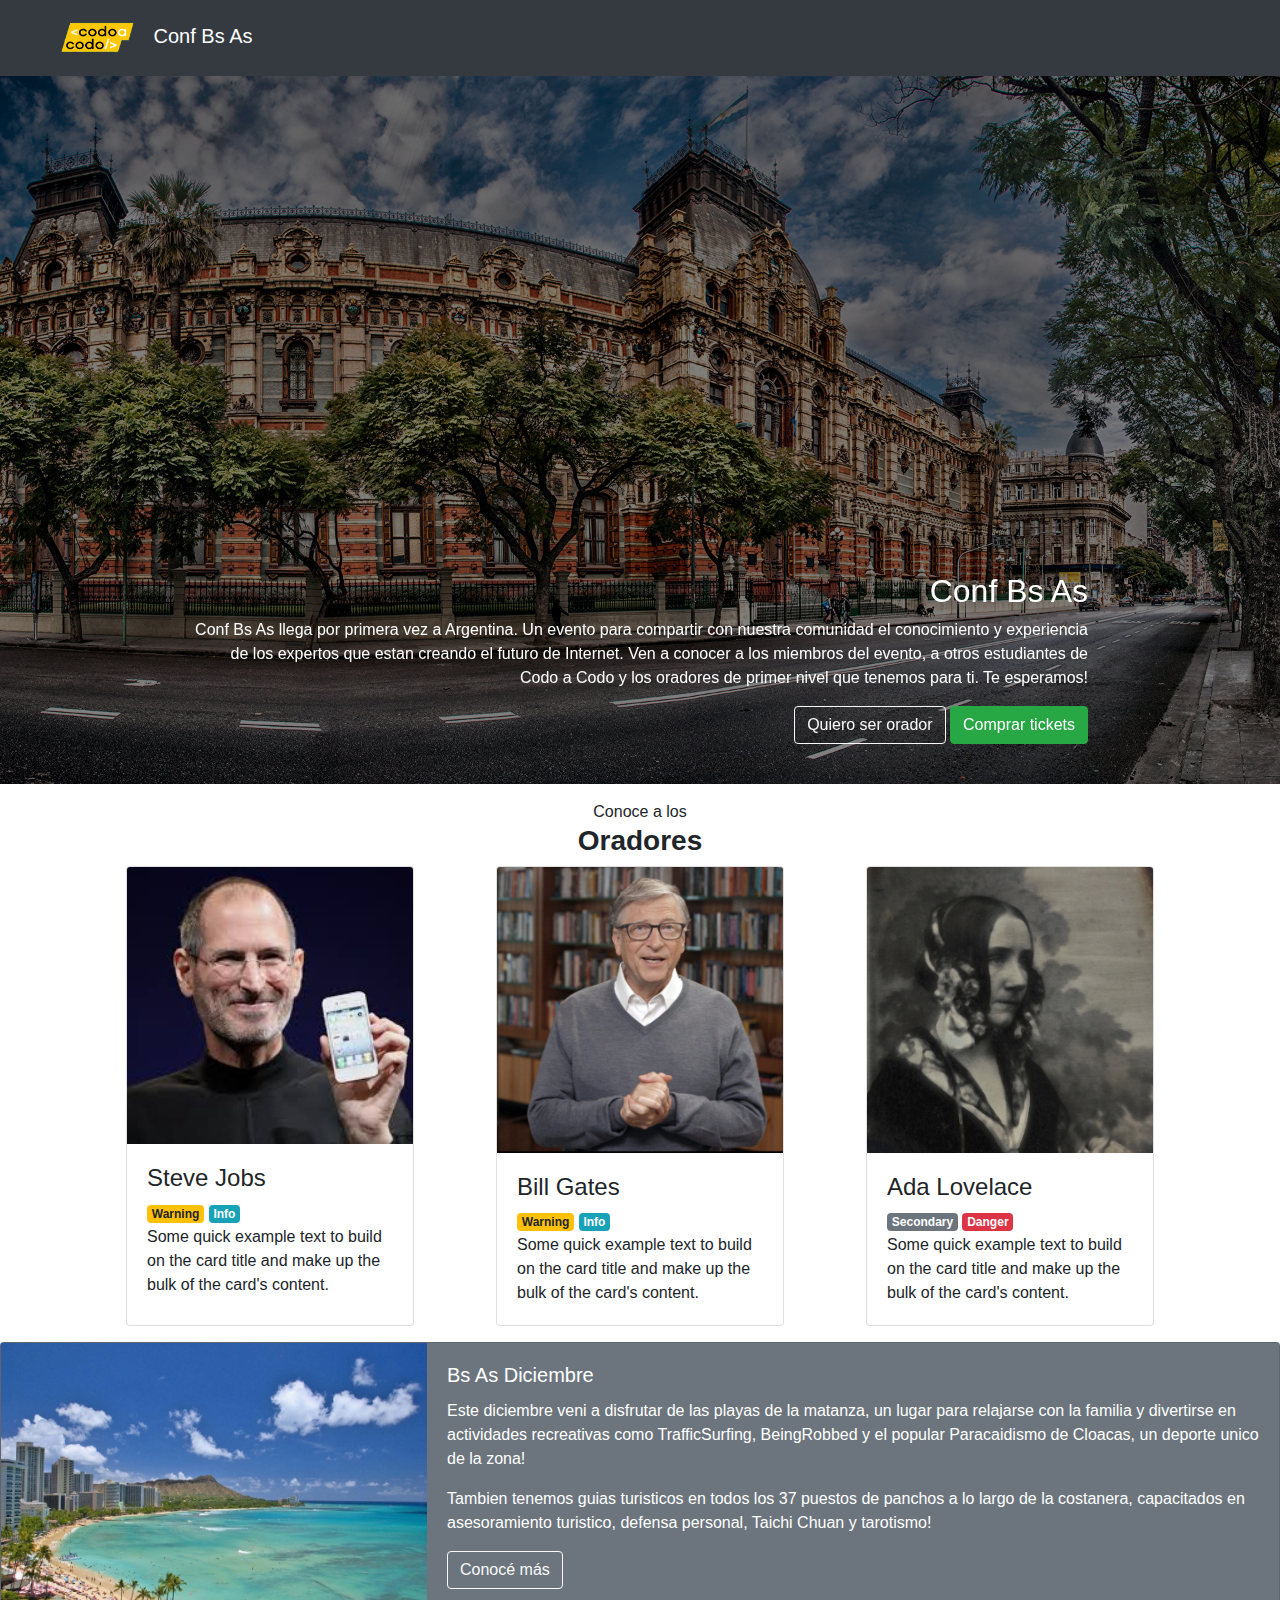
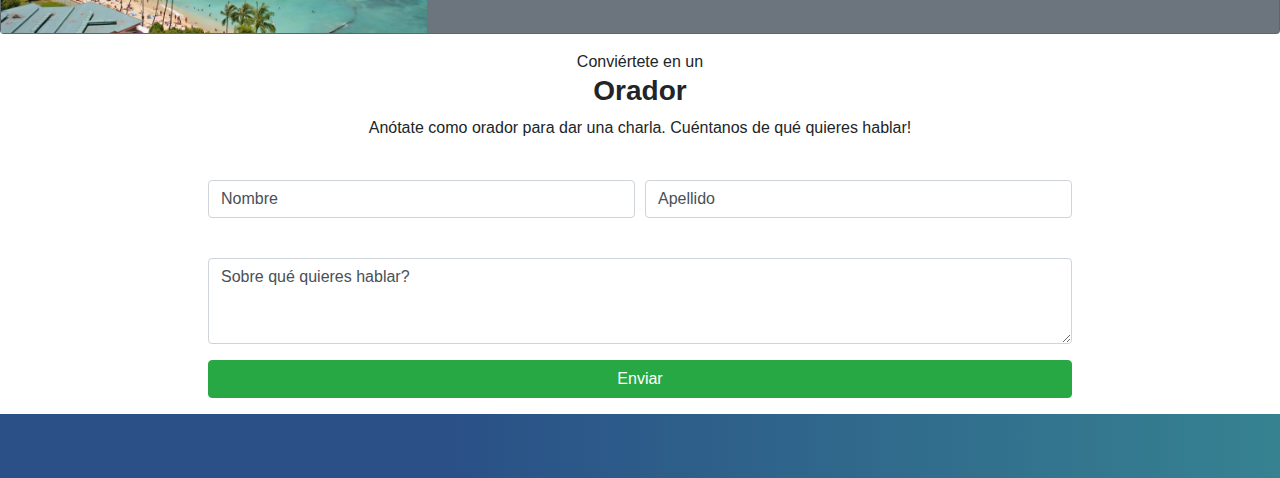
<file: index.html>
<!DOCTYPE html>
<html lang="en">
<head>
    <!-- Link de la pag: ...  -->
    <meta charset="UTF-8">
    <meta http-equiv="X-UA-Compatible" content="IE=edge">
    <meta name="viewport" content="width=device-width, initial-scale=1.0">
    <link rel="stylesheet" href="./bootstrap-4.6.2-dist/css/bootstrap.min.css">
    <link rel="stylesheet" href="./css/style.css">
    <title>TP Integrador</title>
</head>
<body>
    <header>
<nav class="navbar navbar-expand-lg navbar-dark bg-dark px-5 fixed-top">
  <a class="navbar-brand" href="#">
    <img src="./img/codoacodo.png" width="100" height="50"> Conf Bs As
  </a>
  <button class="navbar-toggler" type="button" data-toggle="collapse" data-target="#navbarNavAltMarkup" aria-controls="navbarNavAltMarkup" aria-expanded="false" aria-label="Toggle navigation">
    <span class="navbar-toggler-icon"></span>
  </button>
  <div class="collapse navbar-collapse justify-content-end" id="navbarNavAltMarkup">
    <div class="navbar-nav">
      <a class="nav-link active" href="#">La conferencia <span class="sr-only">(current)</span></a>
      <a class="nav-link" href="#">Los oradores</a>
      <a class="nav-link" href="#">Lugar y fecha</a>
      <a class="nav-link" href="#">Conviértete en orador</a>
      <a class="nav-link text-success" href="./CompraTiket.html">Comprar tickets</a>
    </div>
  </div>
</nav>
    </header>
    <main>
        <section>
          <!-- Carousel -->
          <article>
            <div id="carouselExampleCaptions" class="carousel slide" data-ride="carousel">
              <ol class="carousel-indicators">
              </ol>
              <div class="carousel-inner">
                <div class="carousel-item active">
                  <img src="./img/ba1.jpg" class="d-block w-100 imgc" alt="...">
                  <div class="carousel-caption d-block text-right">
                    <h2 class="d-none d-md-block">Conf Bs As</h2>
                    <p class="d-none d-md-block">Conf Bs As llega por primera vez a Argentina. Un evento para compartir con nuestra comunidad el conocimiento y experiencia de los expertos que estan creando el futuro de Internet. Ven a conocer a los miembros del evento, a otros estudiantes de Codo a Codo y los oradores de primer nivel que tenemos para ti. Te esperamos!</p>
                    <button type="button" class="btn btn-outline-light">Quiero ser orador</button>
                    <a type="button" class="btn btn-success" href="./CompraTiket.html">Comprar tickets</a>
                  </div>
                </div>
              </div>
            </div>
          </article> 
          <!-- Card Bootsrap sin JS -->
          <article class="container cartas">           
            <div class="w-100 mt-3">
              <p class="text-center font-weight-normal mb-0">Conoce a los</p>
              <h3 class="text-center font-weight-bold">Oradores</h2>
            </div>
            <div class="card" style="width: 18rem;">
              <img src="./img/steve.jpg" class="card-img-top" alt="...">
              <div class="card-body">
                <h4>Steve Jobs</h4>
                <span class="badge badge-warning">Warning</span>
                <span class="badge badge-info">Info</span>
                <p class="card-text">Some quick example text to build on the card title and make up the bulk of the card's content.</p>
              </div>
            </div>
            <div class="card" style="width: 18rem;">
              <img src="./img/bill.jpg" class="card-img-top" alt="...">
              <div class="card-body">
                <h4>Bill Gates</h4>
                <span class="badge badge-warning">Warning</span>
                <span class="badge badge-info">Info</span>
                <p class="card-text">Some quick example text to build on the card title and make up the bulk of the card's content.</p>
              </div>
            </div>
            <div class="card" style="width: 18rem;">
                <img src="./img/ada.jpeg" class="card-img-top" alt="...">
                <div class="card-body">
                  <h4>Ada Lovelace</h4>
                  <span class="badge badge-secondary">Secondary</span>
                  <span class="badge badge-danger">Danger</span>  
                  <p class="card-text">Some quick example text to build on the card title and make up the bulk of the card's content.</p>
                </div>
            </div>
            </div>
            </div>
          </article>
        </section>
          <!-- Horizontal Card -->
        <section>
          <article>
            <div class="card text-white bg-secondary mt-3 mb-3 h-100 p-0">
              <div class="row no-gutters">
                <div class="col-md-4">
                  <img src="./img/honolulu.jpg" class="w-100 h-100" alt="..." >
                </div>
                <div class="col-md-8">
                  <div class="card-body">
                    <h5 class="card-title">Bs As Diciembre</h5>
                    <p class="card-text">Este diciembre veni a disfrutar de las playas de la matanza, un lugar para relajarse con la familia y divertirse en actividades recreativas como TrafficSurfing, BeingRobbed y el popular Paracaidismo de Cloacas, un deporte unico de la zona!</p>
                    <p>Tambien tenemos guias turisticos en todos los 37 puestos de panchos a lo largo de la costanera, capacitados en asesoramiento turistico, defensa personal, Taichi Chuan y tarotismo!</p>
                    <button type="button" class="btn btn-outline-light">Conocé más</button>
                    <p class="card-text"><small class="text-muted">Last updated 3 mins ago</small></p>
                  </div>
                </div>
              </div>
            </div>
          </article>
        </section>
            <!-- Form Bootstrap --> 
        <section>
          <div class="w-100 mt-3">
            <p class="text-center font-weight-normal mb-0">Conviértete en un</p>
            <h3 class="text-center font-weight-bold">Orador</h2>
            <p class="text-center font-weight-normal mt-1 mb-0">Anótate como orador para dar una charla. Cuéntanos de qué quieres hablar!</p>
          </div>
          <article class="forma">
            <form class="needs-validation" novalidate>
              <div class="form-row">
                <div class="col-md-6 mb-3">
                  <label for="validationCustom01"></label>
                  <input type="text" class="form-control" id="validationCustom01" value="Nombre" required>
                  <div class="valid-feedback">
                    Looks good!
                  </div>
                </div>
                <div class="col-md-6 mb-3">
                  <label for="validationCustom02"></label>
                  <input type="text" class="form-control" id="validationCustom02" value="Apellido" required>
                  <div class="valid-feedback">
                    Looks good!
                  </div>
                </div>
              </div>
              <div class="form-group">
                <label for="exampleFormControlTextarea1"></label>
                <textarea class="form-control" id="exampleFormControlTextarea1" rows="3">Sobre qué quieres hablar?</textarea>
              </div>
                  <div class="invalid-feedback">
                    You must agree before submitting.
                  </div>
                </div>
              </div>
              <div class="text-center">              
              <button class="btn btn-success w-100" type="submit">Enviar</button>
              </div>
            </form>
            
            <script>
            // Example starter JavaScript for disabling form submissions if there are invalid fields
            (function() {
              'use strict';
              window.addEventListener('load', function() {
                // Fetch all the forms we want to apply custom Bootstrap validation styles to
                var forms = document.getElementsByClassName('needs-validation');
                // Loop over them and prevent submission
                var validation = Array.prototype.filter.call(forms, function(form) {
                  form.addEventListener('submit', function(event) {
                    if (form.checkValidity() === false) {
                      event.preventDefault();
                      event.stopPropagation();
                    }
                    form.classList.add('was-validated');
                  }, false);
                });
              }, false);
            })();
            </script>
          </article>
        </section>
    </main>
    <footer>
      <!-- Navbar Footer -->
      <nav class="navbar navbar-expand-lg navbar-dark barcolor" style="height: 4rem;">
        <div class="collapse navbar-collapse justify-content-around" id="navbarNav">
          <ul class="navbar-nav">
            <li class="nav-item active mx-5">
              <a class="nav-link text-center" href="#">Preguntas frecuentes</a>
            </li>
            <li class="nav-item active mx-5 mt-2">
              <a class="nav-link" href="#">Contáctanos</a>
            </li>
            <li class="nav-item active mx-5 mt-2">
              <a class="nav-link" href="#">Prensa</a>
            </li>
            <li class="nav-item active mx-5 mt-2">
              <a class="nav-link" href="#">Conferencias</a>
            </li>
            <li class="nav-item active mx-5">
              <a class="nav-link text-center" href="#">Terminos y condiciones</a>
            </li>
            <li class="nav-item active mx-5 mt-2">
              <a class="nav-link" href="#">Privacidad</a>
            </li>
            <li class="nav-item active mx-5 mt-2">
              <a class="nav-link" href="#">Estudiantes</a>
            </li>
          </ul>
        </div>
      </nav>
    </footer>
    <script src="./bootstrap-4.6.2-dist/js/bootstrap.min.js"></script>
    <!-- -->
    <script src="https://cdn.jsdelivr.net/npm/jquery@3.5.1/dist/jquery.slim.min.js" integrity="sha384-DfXdz2htPH0lsSSs5nCTpuj/zy4C+OGpamoFVy38MVBnE+IbbVYUew+OrCXaRkfj" crossorigin="anonymous"></script>
    <script src="https://cdn.jsdelivr.net/npm/popper.js@1.16.1/dist/umd/popper.min.js" integrity="sha384-9/reFTGAW83EW2RDu2S0VKaIzap3H66lZH81PoYlFhbGU+6BZp6G7niu735Sk7lN" crossorigin="anonymous"></script>
    <script src="https://cdn.jsdelivr.net/npm/bootstrap@4.6.2/dist/js/bootstrap.min.js" integrity="sha384-+sLIOodYLS7CIrQpBjl+C7nPvqq+FbNUBDunl/OZv93DB7Ln/533i8e/mZXLi/P+" crossorigin="anonymous"></script>
</body>
</html>
</file>
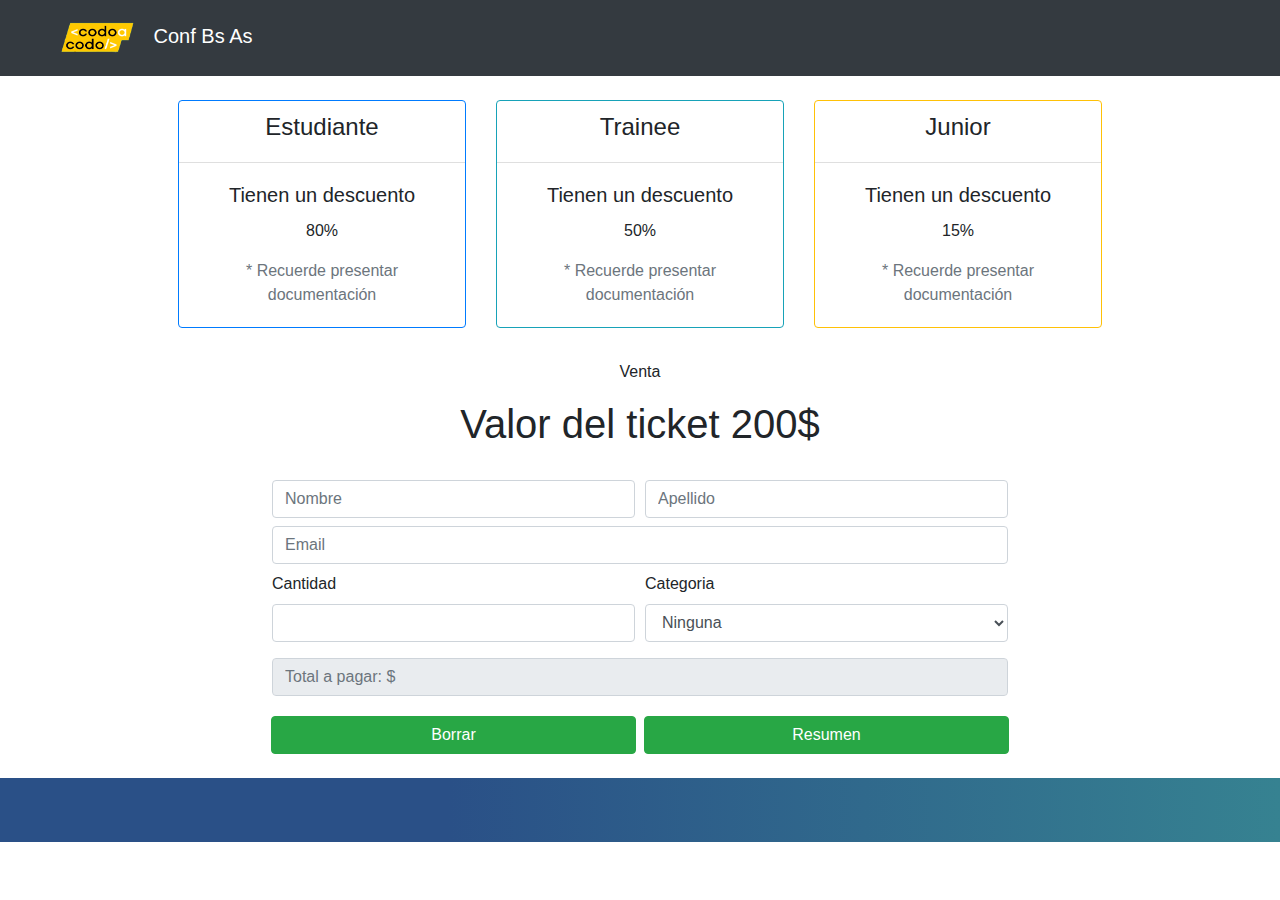
<file: CompraTiket.html>
<!DOCTYPE html>
<html lang="en">
<head>
    <meta charset="UTF-8">
    <meta http-equiv="X-UA-Compatible" content="IE=edge">
    <meta name="viewport" content="width=device-width, initial-scale=1.0">
    <link rel="stylesheet" href="./bootstrap-4.6.2-dist/css/bootstrap.min.css">
    <link rel="stylesheet" href="./css/style.css">
    <title>Document</title>
</head>
<body>
    <header>
      <!-- Navbar superior -->
        <nav class="navbar navbar-expand-lg navbar-dark bg-dark px-5 fixed-top">
  <a class="navbar-brand" href="#">
    <img src="./img/codoacodo.png" width="100" height="50"> Conf Bs As
  </a>
  <button class="navbar-toggler" type="button" data-toggle="collapse" data-target="#navbarNavAltMarkup" aria-controls="navbarNavAltMarkup" aria-expanded="false" aria-label="Toggle navigation">
    <span class="navbar-toggler-icon"></span>
  </button>
  <div class="collapse navbar-collapse justify-content-end" id="navbarNavAltMarkup">
    <div class="navbar-nav">
      <a class="nav-link" href="#">La conferencia</a>
      <a class="nav-link" href="#">Los oradores</a>
      <a class="nav-link" href="#">Lugar y fecha</a>
      <a class="nav-link" href="#">Conviértete en orador</a>
      <a class="nav-link active text-success" href="#">Comprar tickets <span class="sr-only">(current)</span></a>
    </div>
  </div>
</nav>
    </header>
    <main>
      <!-- Cartas -->
       <section class="card-deck justify-content-center p-3 mt-3 mx-3 cartas2">
        <div class="card border-primary mb-3 my-1" style="max-width: 18rem;">
            <div class="card-header text-center bg-transparent"><h4>Estudiante</h4></div>
            <div class="card-body text-center">
              <h5 class="card-title">Tienen un descuento</h5>
              <p class="card-text">80%</p>
              <p class="card-text font-weight-lighter text-muted">* Recuerde presentar documentación</p>
            </div>
        </div>
        <div class="card border-info mb-3 my-1" style="max-width: 18rem;">
                <div class="card-header text-center bg-transparent"><h4>Trainee</h4></div>
                <div class="card-body text-center">
                  <h5 class="card-title">Tienen un descuento</h5>
                  <p class="card-text">50%</p>
                  <p class="card-text font-weight-lighter text-muted">* Recuerde presentar documentación</p>
                </div>
            </div>
        </div>
        <div class="card border-warning mb-3 my-1" style="max-width: 18rem;">
            <div class="card-header text-center bg-transparent"><h4>Junior</h4></div>
            <div class="card-body text-center">
              <h5 class="card-title">Tienen un descuento</h5>
              <p class="card-text">15%</p>
              <p class="card-text font-weight-lighter text-muted">* Recuerde presentar documentación</p>
            </div>
        </div>            
       </section>
       <!-- Titulo de la forma -->
       <section>
          <div>
            <p class="text-center">Venta</p>
            <h1 class="text-center vw-50">Valor del ticket 200$</h1>
          </div>
       </section>
       <!-- Forma -->
       <section>
        <form class="forma2">
            <div class="form-row my-2">
              <div class="col-md-6">
                <input type="text" name="nombre" class="form-control" placeholder="Nombre">
              </div>
              <div class="col-md-6">
                <input type="text" name="apellido" class="form-control" placeholder="Apellido">
              </div>
            </div>
            <div class="form-row my-2">
                <div class="col-md-12">
                    <input type="text" name="mail" class="form-control" placeholder="Email">
                </div>
            </div>
            <div class="form-row my-1">
                <div class="form-group col-md-6">
                  <label for="inputCity">Cantidad</label>
                  <input type="number" name="cantidad" class="form-control" id="inputCity">
                </div>
                <div class="form-group col-md-6">
                  <label for="inputState">Categoria</label>
                  <select id="inputState" class="form-control">
                    <option selected>Ninguna</option>
                    <option>Estudiante</option>
                    <option>Trainee</option>
                    <option>Junior</option>
                  </select>
            </div>
            <fieldset class="form-group col-md-12">
            <div>
                <input type="text" id="disabledTextInput" class="form-control" placeholder="Total a pagar: $" value="" readonly>
            </div>
            </fieldset>
            <div class="d-flex w-100 wrap-nowrap">
              <button type="button" class="btn btn-success w-50 m-1">Borrar</button>
              <button type="button" id="resumen" class="btn btn-success w-50 m-1" onclick="validar(this.form), calcularPrecioTotal()">Resumen</button>
            </div>
          </form>
       </section>
       <script src="./js/main.js"></script>
    </main>
    <footer>
      <!-- Navbar Inferior -->
        <nav class="navbar navbar-expand-xl navbar-dark barcolor" style="height: 4rem;">
            <div class="collapse navbar-collapse justify-content-around" id="navbarNav">
              <ul class="navbar-nav">
                <li class="nav-item active mx-5">
                  <a class="nav-link text-center" href="#">Preguntas frecuentes</a>
                </li>
                <li class="nav-item active mx-5 mt-2">
                  <a class="nav-link" href="#">Contáctanos</a>
                </li>
                <li class="nav-item active mx-5 mt-2">
                  <a class="nav-link" href="#">Prensa</a>
                </li>
                <li class="nav-item active mx-5 mt-2">
                  <a class="nav-link" href="#">Conferencias</a>
                </li>
                <li class="nav-item active mx-5">
                  <a class="nav-link text-center" href="#">Terminos y condiciones</a>
                </li>
                <li class="nav-item active mx-5 mt-2">
                  <a class="nav-link" href="#">Privacidad</a>
                </li>
                <li class="nav-item active mx-5 mt-2">
                  <a class="nav-link" href="#">Estudiantes</a>
                </li>
              </ul>
            </div>
          </nav>
        </footer>
    </footer>
</body>
</html>
</file>
<file: css/style.css>
.cartas{
    display: flex;
    flex-wrap: wrap;
    justify-content: space-around;
    
}

.cartas2{
    margin-left: 25%;
    margin-right: 25%;
}



.forma{
    padding: 1rem;
    margin-left: 15%;
    margin-right: 15%;
}

.forma2{
    padding: 1rem;
    margin-left: 20%;
    margin-right: 20%;
}



.imgc{
    filter: brightness(50%);
}


.barcolor{
    background: rgb(42,80,135);
background: linear-gradient(90deg, rgba(42,80,135,1) 35%, rgba(54,130,145,1) 100%);
}

html,body,footer,{
    width: 100vh
}

@media (max-width: 1280px) {
    .navbar .navbar-nav {
      display: none;
    }
  }

body{
    padding-top: 4rem;
}
</file>
